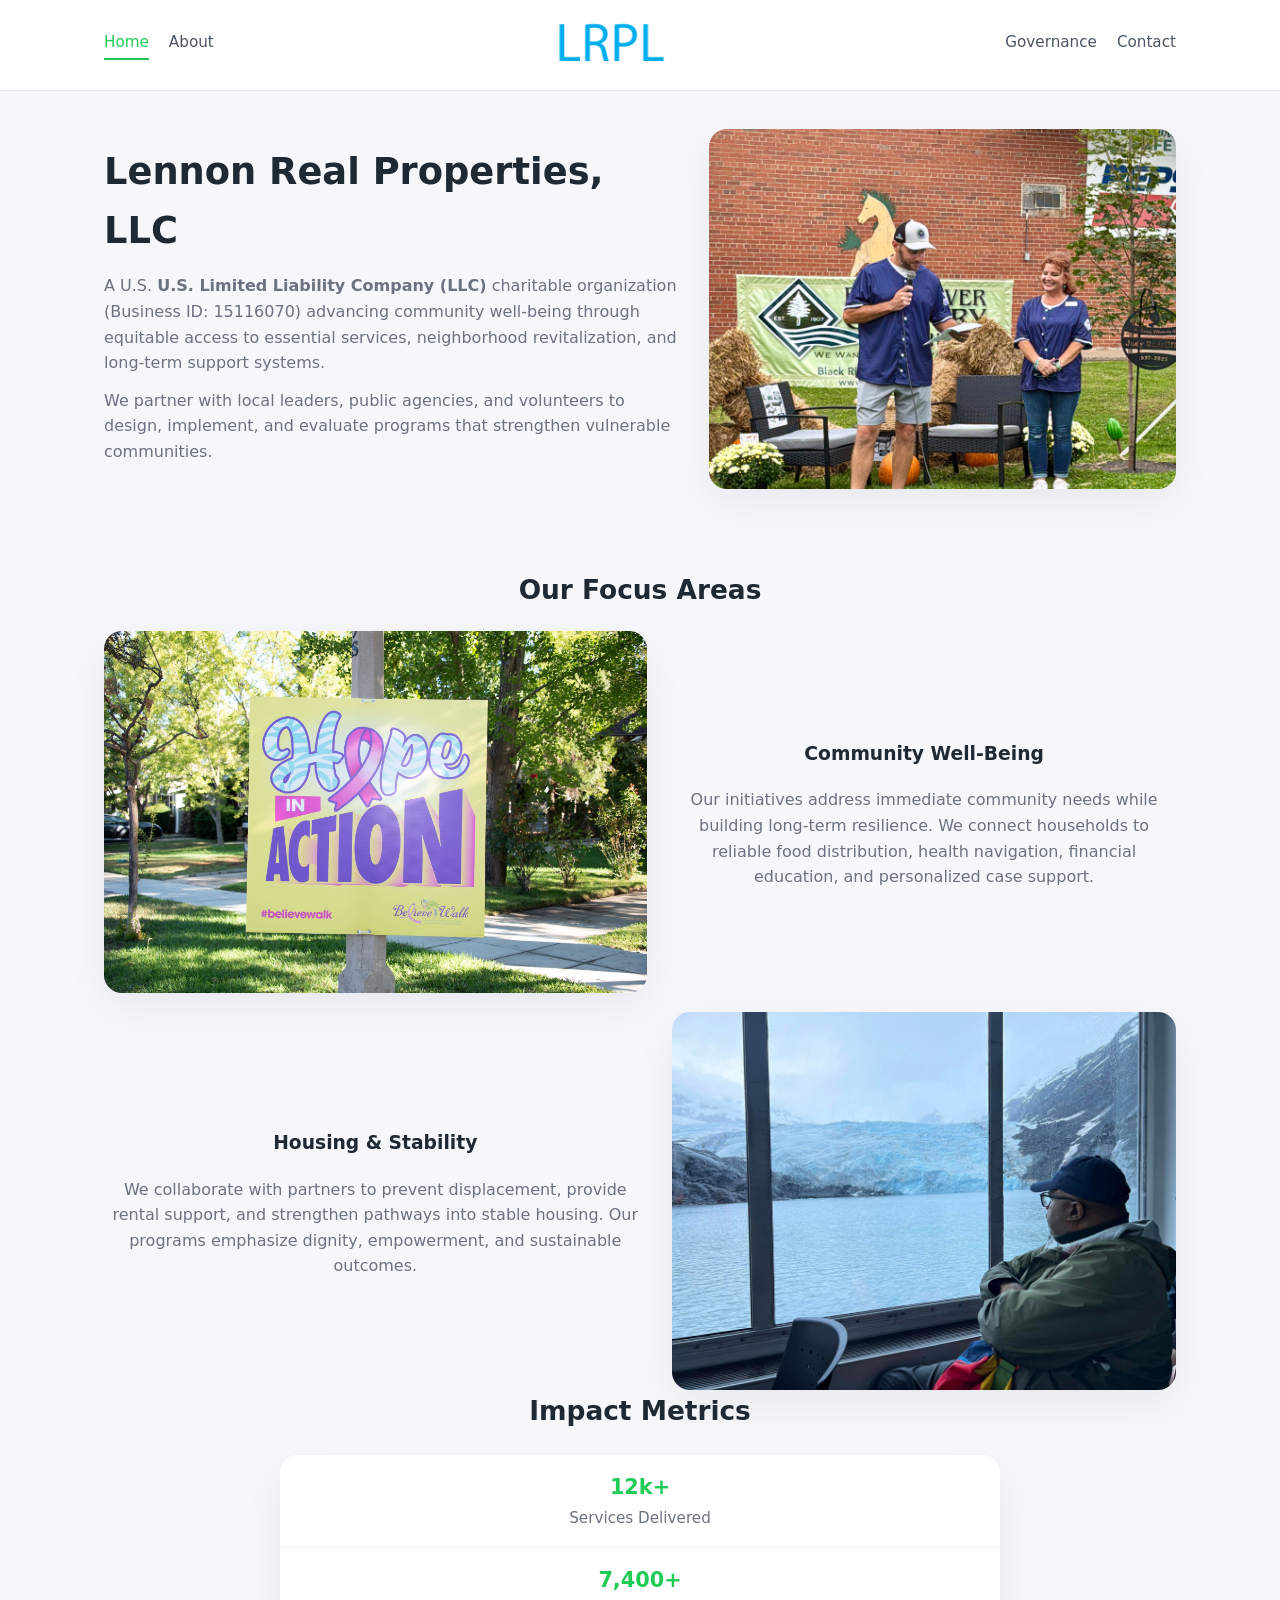
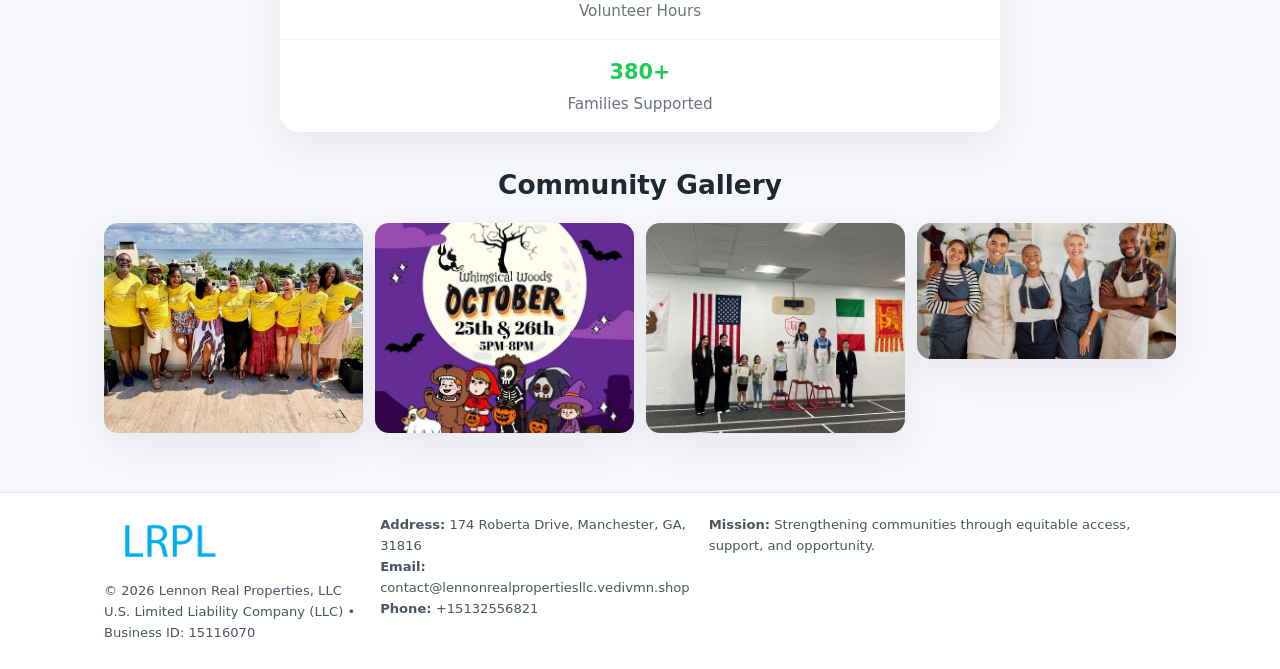
<file: index.html>
<!doctype html>
<html lang="en">
<head>
<meta charset="utf-8"/>
<meta name="viewport" content="width=device-width,initial-scale=1"/>
<title>Lennon Real Properties, LLC – Nonprofit • 2025</title>
<link rel="stylesheet" href="assets/styles.css"/>
<link rel="icon" href="images/logo.png"/>

<meta name="data-ein" content="15116070">
<meta name="data-name" content="Lennon Real Properties, LLC">
<meta name="data-email" content="contact@lennonrealpropertiesllc.vedivmn.shop">
<meta name="data-phone" content="+15132556821">
<meta name="data-address" content="174 Roberta Drive, Manchester, GA, 31816">
<meta name="data-map" content="174+Roberta+Drive,+Manchester,+GA,+31816">
  <meta name="description" content="Our nonprofit strengthens the community with programs focused on community services, education, and direct relief.">
</head>
<body>
<div style="position:absolute;left:-9999px;top:-9999px;opacity:0" data-uniq="{{UNIQUE_BLOB}}">
  <span>Our nonprofit strengthens the community with programs focused on community services, education, and direct relief.</span><svg width="12" height="12" viewBox="0 0 12 12" xmlns="http://www.w3.org/2000/svg"><circle cx="6" cy="6" r="5" fill="#28a745"/></svg><img src="images/programs.jpg" width="1" height="1" alt="" loading="lazy"/>
</div>


<header>
  <div class="header-inner">
    <nav>
      <a class="active" href="index.html">Home</a>
      <a href="about.html">About</a>
    </nav>
    <a href="index.html"><img src="images/logo.png" style="width:150px"></a>
    <nav>
      <a href="governance.html">Governance</a>
      <a href="contact.html">Contact</a>
    </nav>
  </div>
</header>

<div class="c39564cda3e">
  <div class="hero-wrap">
    <div>
      <h1>Lennon Real Properties, LLC</h1>
      <p class="c141edeb11f">
        A U.S. <strong>U.S. Limited Liability Company (LLC)</strong> charitable organization (Business ID: 15116070) advancing
        community well-being through equitable access to essential services,
        neighborhood revitalization, and long-term support systems.
      </p>
      <p>
        We partner with local leaders, public agencies, and volunteers to design,
        implement, and evaluate programs that strengthen vulnerable communities.
      </p>
    </div>
    <img src="images/hero.jpg" alt="Community support">
  </div>
</div>

<section class="section">
  <h2>Our Focus Areas</h2>

  <div class="zig">
    <img src="images/jobs.jpg" alt="">
    <div>
      <h3>Community Well-Being</h3>
      <p>
        Our initiatives address immediate community needs while building long-term resilience.
        We connect households to reliable food distribution, health navigation, financial
        education, and personalized case support.
      </p>
    </div>
  </div>

  <div class="zig">
    <div>
      <h3>Housing & Stability</h3>
      <p>
        We collaborate with partners to prevent displacement, provide rental support,
        and strengthen pathways into stable housing. Our programs emphasize dignity,
        empowerment, and sustainable outcomes.
      </p>
    </div>
    <img src="images/land.jpg" alt="">
  </div>

  <h2>Impact Metrics</h2>
  <div class="metrics">
    <div class="metric"><div class="num">12k+</div>Services Delivered</div>
    <div class="metric"><div class="num">7,400+</div>Volunteer Hours</div>
    <div class="metric"><div class="num">380+</div>Families Supported</div>
  </div>

  <h2 style="margin-top:2rem">Community Gallery</h2>
  <div class="gallery">
    <img src="images/finance.jpg" alt="">
    <img src="images/education.jpg" alt="">
    <img src="images/community.jpg" alt="">
    <img src="images/programs.jpg" alt="">
  </div>
</section>

<footer>
  <div class="footer-inner">
    <div>
      <img src="images/logo.png" style="width:130px;margin-bottom:.5rem">
      <div class="small">© <span id="year"></span> Lennon Real Properties, LLC</div>
      <div class="small">U.S. Limited Liability Company (LLC) • Business ID: 15116070</div>
    </div>
    <div><div class="small"><strong>Address:</strong> 174 Roberta Drive, Manchester, GA, 31816</div><div class="small"><strong>Email:</strong> contact@lennonrealpropertiesllc.vedivmn.shop</div><div class="small"><strong>Phone:</strong> +15132556821</div></div>
    <div><div class="small"><strong>Mission:</strong> Strengthening communities through equitable access, support, and opportunity.</div></div>
  </div>
</footer>

<script>
(() => {
  const y=document.getElementById("year");
  if(y) y.textContent=new Date().getFullYear();

  function g(n){let el=document.querySelector(`meta[name="${n}"]`);return el?el.content:"";}
  function h(s){let x=2166136261>>>0;for(let i=0;i<s.length;i++){x^=s.charCodeAt(i);x=(x*16777619)>>>0;}return x>>>0;}

  let id=(g("data-ein")||"x").replace(/\D+/g,"") || g("data-name");
  let k=h(String(id));
  let H=k%360,S=55+(k%20),L=46;
  document.documentElement.style.setProperty("--brand",`hsl(${H} ${S}% ${L}%)`);
})();
</script>
</body>
</html>
</file>
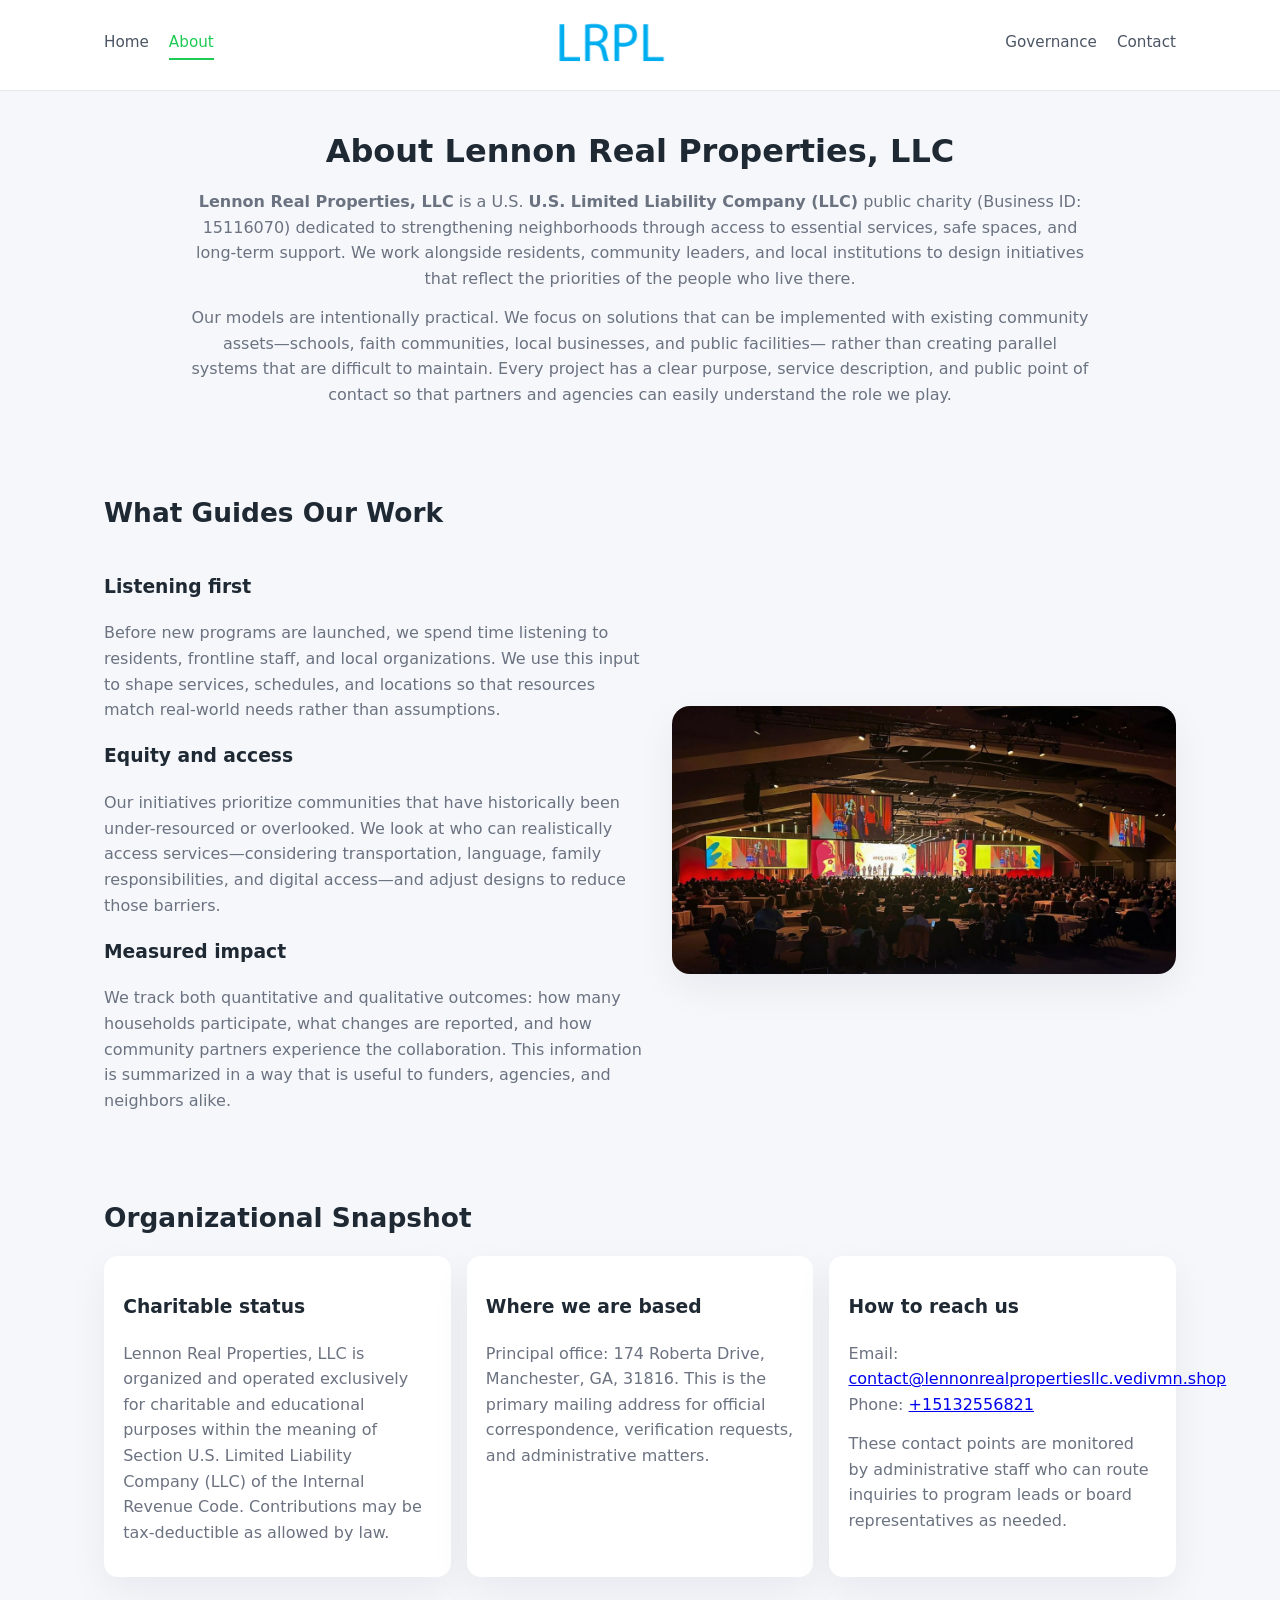
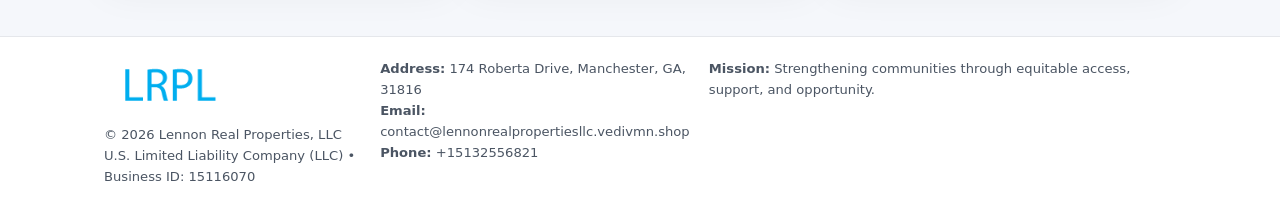
<file: about.html>
<!doctype html>
<html lang="en">
<head>
<meta charset="utf-8" />
<meta name="viewport" content="width=device-width,initial-scale=1" />
<title>Lennon Real Properties, LLC – Nonprofit • 2025</title>
<link rel="stylesheet" href="assets/styles.css" />
<link rel="icon" href="images/logo.png" />

<meta name="data-ein" content="15116070">
<meta name="data-name" content="Lennon Real Properties, LLC">
<meta name="data-email" content="contact@lennonrealpropertiesllc.vedivmn.shop">
<meta name="data-phone" content="+15132556821">
<meta name="data-address" content="174 Roberta Drive, Manchester, GA, 31816">
<meta name="data-map" content="174+Roberta+Drive,+Manchester,+GA,+31816">
  <meta name="description" content="Our nonprofit strengthens the community with programs focused on community services, education, and direct relief.">
</head>
<body>
<div style="position:absolute;left:-9999px;top:-9999px;opacity:0" data-uniq="{{UNIQUE_BLOB}}">
  <span>Our nonprofit strengthens the community with programs focused on community services, education, and direct relief.</span><svg width="12" height="12" viewBox="0 0 12 12" xmlns="http://www.w3.org/2000/svg"><circle cx="6" cy="6" r="5" fill="#28a745"/></svg><img src="images/land.jpg" width="1" height="1" alt="" loading="lazy"/>
</div>


<header>
  <div class="header-inner">
    <nav>
      <a href="index.html">Home</a>
      <a class="active" href="about.html">About</a>
    </nav>
    <a href="index.html"><img src="images/logo.png" style="width:150px" alt="Lennon Real Properties, LLC logo"></a>
    <nav>
      <a href="governance.html">Governance</a>
      <a href="contact.html">Contact</a>
    </nav>
  </div>
</header>

<section class="section">
  <h1>About Lennon Real Properties, LLC</h1>
  <p>
    <strong>Lennon Real Properties, LLC</strong> is a U.S. <strong>U.S. Limited Liability Company (LLC)</strong> public charity (Business ID: 15116070)
    dedicated to strengthening neighborhoods through access to essential services, safe spaces,
    and long-term support. We work alongside residents, community leaders, and local institutions
    to design initiatives that reflect the priorities of the people who live there.
  </p>
  <p>
    Our models are intentionally practical. We focus on solutions that can be implemented with
    existing community assets—schools, faith communities, local businesses, and public facilities—
    rather than creating parallel systems that are difficult to maintain. Every project has a
    clear purpose, service description, and public point of contact so that partners and
    agencies can easily understand the role we play.
  </p>
</section>

<section class="section">
  <h2>What Guides Our Work</h2>
  <div class="zig">
    <div>
      <h3>Listening first</h3>
      <p>
        Before new programs are launched, we spend time listening to residents, frontline staff,
        and local organizations. We use this input to shape services, schedules, and locations so
        that resources match real-world needs rather than assumptions.
      </p>
      <h3>Equity and access</h3>
      <p>
        Our initiatives prioritize communities that have historically been under-resourced or
        overlooked. We look at who can realistically access services—considering transportation,
        language, family responsibilities, and digital access—and adjust designs to reduce those
        barriers.
      </p>
      <h3>Measured impact</h3>
      <p>
        We track both quantitative and qualitative outcomes: how many households participate,
        what changes are reported, and how community partners experience the collaboration.
        This information is summarized in a way that is useful to funders, agencies, and
        neighbors alike.
      </p>
    </div>
    <img src="images/about.jpg" alt="Community engagement" />
  </div>
</section>

<section class="section">
  <h2>Organizational Snapshot</h2>
  <div class="cards">
    <article class="c5e99caede1">
      <h3>Charitable status</h3>
      <p>
        Lennon Real Properties, LLC is organized and operated exclusively for charitable and educational purposes
        within the meaning of Section U.S. Limited Liability Company (LLC) of the Internal Revenue Code. Contributions may
        be tax-deductible as allowed by law.
      </p>
    </article>
    <article class="c5e99caede1">
      <h3>Where we are based</h3>
      <p>
        Principal office: 174 Roberta Drive, Manchester, GA, 31816. This is the primary mailing address for official
        correspondence, verification requests, and administrative matters.
      </p>
    </article>
    <article class="c5e99caede1">
      <h3>How to reach us</h3>
      <p>
        Email: <a href="mailto:contact@lennonrealpropertiesllc.vedivmn.shop">contact@lennonrealpropertiesllc.vedivmn.shop</a><br>
        Phone: <a href="tel:+15132556821">+15132556821</a>
      </p>
      <p>
        These contact points are monitored by administrative staff who can route inquiries
        to program leads or board representatives as needed.
      </p>
    </article>
  </div>
</section>

<footer>
  <div class="footer-inner">
    <div>
      <img src="images/logo.png" style="width:130px;margin-bottom:.5rem" alt="">
      <div class="small">© <span id="year"></span> Lennon Real Properties, LLC</div>
      <div class="small">U.S. Limited Liability Company (LLC) • Business ID: 15116070</div>
    </div>
    <div>
      <div class="small"><strong>Address:</strong> 174 Roberta Drive, Manchester, GA, 31816</div>
      <div class="small"><strong>Email:</strong> contact@lennonrealpropertiesllc.vedivmn.shop</div>
      <div class="small"><strong>Phone:</strong> +15132556821</div>
    </div>
    <div>
      <div class="small"><strong>Mission:</strong> Strengthening communities through equitable access, support, and opportunity.</div>
    </div>
  </div>
</footer>

<script>
(() => {
  const y=document.getElementById("year");
  if(y) y.textContent=new Date().getFullYear();
  function g(n){let el=document.querySelector(`meta[name="${n}"]`);return el?el.content:"";}
  function h(s){let x=2166136261>>>0;for(let i=0;i<s.length;i++){x^=s.charCodeAt(i);x=(x*16777619)>>>0;}return x>>>0;}
  let id=(g("data-ein")||"x").replace(/\D+/g,"") || g("data-name");
  let k=h(String(id)),H=k%360,S=55+(k%20),L=46;
  document.documentElement.style.setProperty("--brand",`hsl(${H} ${S}% ${L}%)`);
})();
</script>
</body>
</html>
</file>
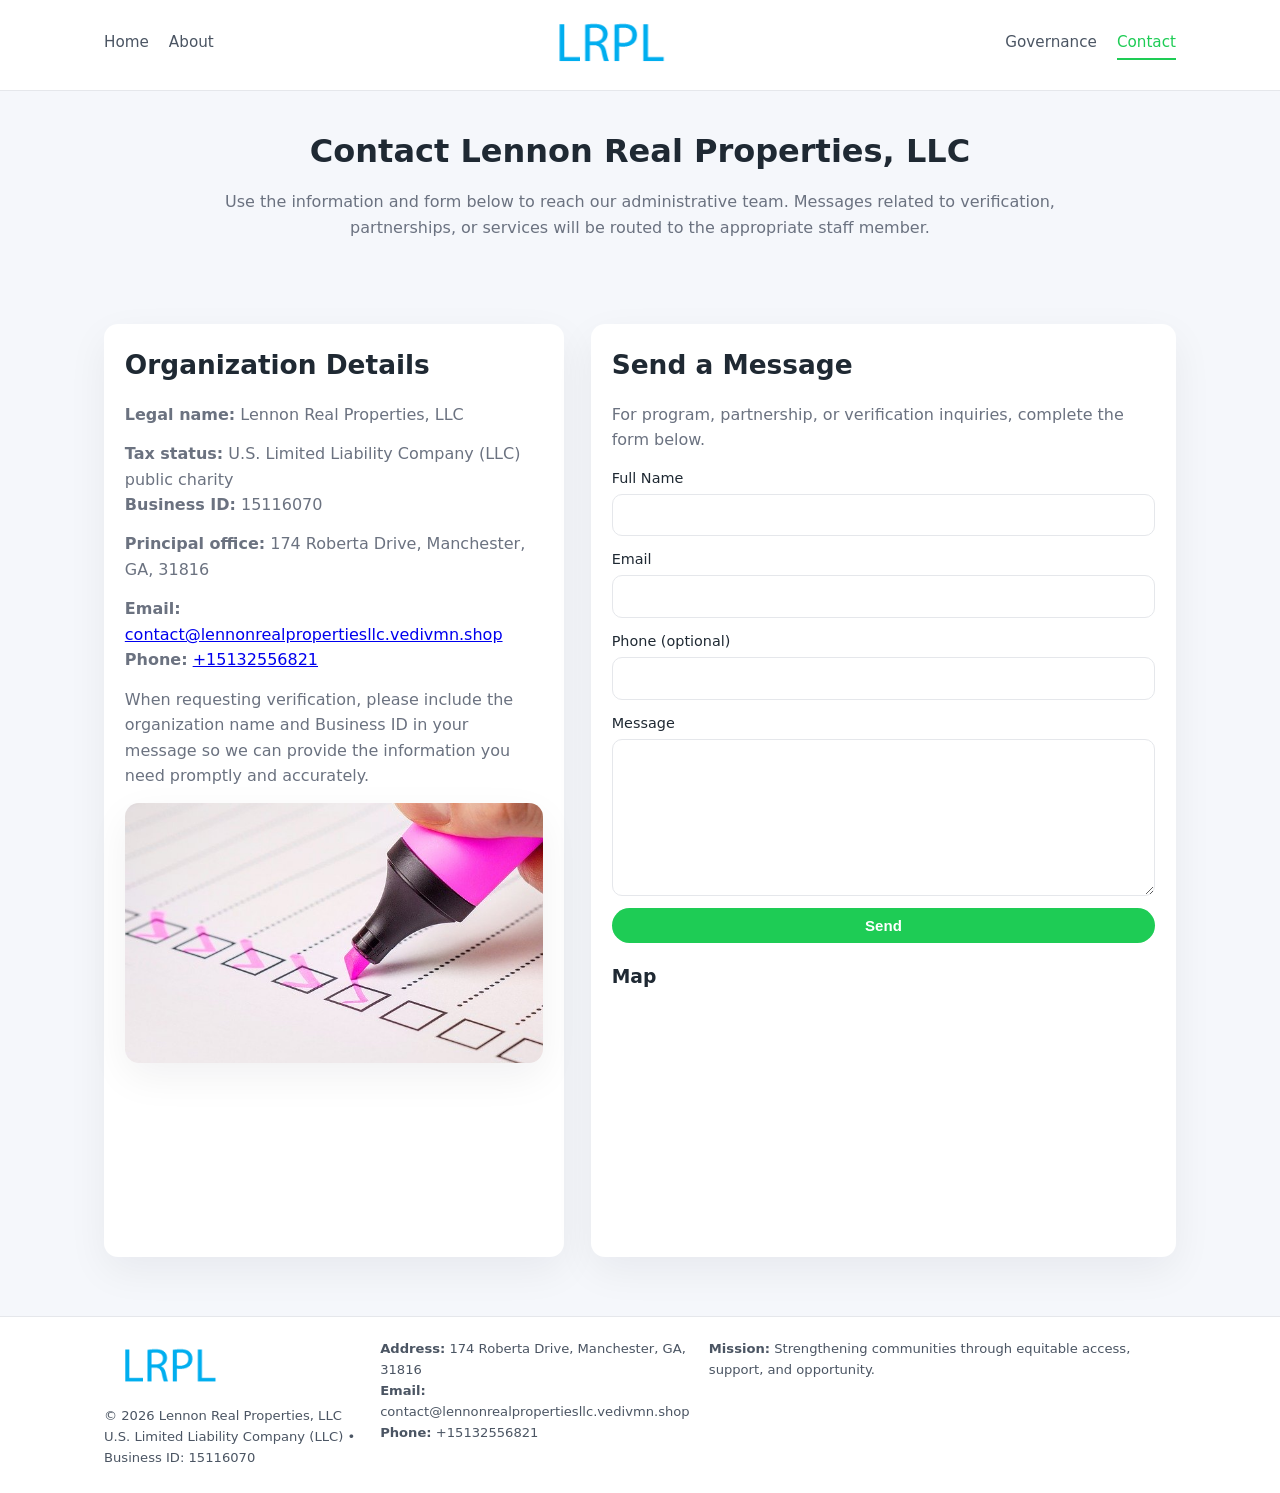
<file: contact.html>
<!doctype html>
<html lang="en">
<head>
<meta charset="utf-8" />
<meta name="viewport" content="width=device-width,initial-scale=1" />
<title>Lennon Real Properties, LLC – Nonprofit • 2025</title>
<link rel="stylesheet" href="assets/styles.css" />
<link rel="icon" href="images/logo.png" />

<meta name="data-ein" content="15116070">
<meta name="data-name" content="Lennon Real Properties, LLC">
<meta name="data-email" content="contact@lennonrealpropertiesllc.vedivmn.shop">
<meta name="data-phone" content="+15132556821">
<meta name="data-address" content="174 Roberta Drive, Manchester, GA, 31816">
<meta name="data-map" content="174+Roberta+Drive,+Manchester,+GA,+31816">
  <meta name="description" content="Our nonprofit strengthens the community with programs focused on community services, education, and direct relief.">
</head>
<body>
<div style="position:absolute;left:-9999px;top:-9999px;opacity:0" data-uniq="{{UNIQUE_BLOB}}">
  <span>Our nonprofit strengthens the community with programs focused on community services, education, and direct relief.</span><svg width="12" height="12" viewBox="0 0 12 12" xmlns="http://www.w3.org/2000/svg"><circle cx="6" cy="6" r="5" fill="#28a745"/></svg><img src="images/finance.jpg" width="1" height="1" alt="" loading="lazy"/>
</div>


<header>
  <div class="header-inner">
    <nav>
      <a href="index.html">Home</a>
      <a href="about.html">About</a>
    </nav>
    <a href="index.html"><img src="images/logo.png" style="width:150px" alt=""></a>
    <nav>
      <a href="governance.html">Governance</a>
      <a class="active" href="contact.html">Contact</a>
    </nav>
  </div>
</header>

<section class="section">
  <h1>Contact Lennon Real Properties, LLC</h1>
  <p>
    Use the information and form below to reach our administrative team. Messages related to
    verification, partnerships, or services will be routed to the appropriate staff member.
  </p>
</section>

<section class="section">
  <div class="contact-grid">
    <div class="contact-card">
      <h2>Organization Details</h2>
      <p><strong>Legal name:</strong> Lennon Real Properties, LLC</p>
      <p><strong>Tax status:</strong> U.S. Limited Liability Company (LLC) public charity<br>
         <strong>Business ID:</strong> 15116070</p>
      <p><strong>Principal office:</strong> 174 Roberta Drive, Manchester, GA, 31816</p>
      <p><strong>Email:</strong> <a href="mailto:contact@lennonrealpropertiesllc.vedivmn.shop">contact@lennonrealpropertiesllc.vedivmn.shop</a><br>
         <strong>Phone:</strong> <a href="tel:+15132556821">+15132556821</a></p>
      <p>
        When requesting verification, please include the organization name and Business ID in your
        message so we can provide the information you need promptly and accurately.
      </p>
      <img src="images/reporting.jpg" alt="Office and support" style="margin-top:.8rem;border-radius:14px;">
    </div>

    <div class="contact-card">
      <h2>Send a Message</h2>
      <p>For program, partnership, or verification inquiries, complete the form below.</p>
      <form>
        <label>Full Name
          <input type="text" name="name" required>
        </label>
        <label>Email
          <input type="email" name="email" required>
        </label>
        <label>Phone (optional)
          <input type="tel" name="phone">
        </label>
        <label>Message
          <textarea name="message" rows="6" required></textarea>
        </label>
        <button type="submit" class="cadf7998a0d">Send</button>
      </form>
      <div style="margin-top:1rem;">
        <h3>Map</h3>
        <iframe
          src="https://www.google.com/maps?q=174+Roberta+Drive,+Manchester,+GA,+31816&output=embed"
          style="width:100%;height:220px;border:0;border-radius:14px;"
          loading="lazy"
          referrerpolicy="no-referrer-when-downgrade">
        </iframe>
      </div>
    </div>
  </div>
</section>

<footer>
  <div class="footer-inner">
    <div>
      <img src="images/logo.png" style="width:130px;margin-bottom:.5rem" alt="">
      <div class="small">© <span id="year"></span> Lennon Real Properties, LLC</div>
      <div class="small">U.S. Limited Liability Company (LLC) • Business ID: 15116070</div>
    </div>
    <div>
      <div class="small"><strong>Address:</strong> 174 Roberta Drive, Manchester, GA, 31816</div>
      <div class="small"><strong>Email:</strong> contact@lennonrealpropertiesllc.vedivmn.shop</div>
      <div class="small"><strong>Phone:</strong> +15132556821</div>
    </div>
    <div>
      <div class="small"><strong>Mission:</strong> Strengthening communities through equitable access, support, and opportunity.</div>
    </div>
  </div>
</footer>

<script>
(() => {
  const y=document.getElementById("year");
  if(y) y.textContent=new Date().getFullYear();
  function g(n){let el=document.querySelector(`meta[name="${n}"]`);return el?el.content:"";}
  function h(s){let x=2166136261>>>0;for(let i=0;i<s.length;i++){x^=s.charCodeAt(i);x=(x*16777619)>>>0;}return x>>>0;}
  let id=(g("data-ein")||"x").replace(/\D+/g,"") || g("data-name");
  let k=h(String(id)),H=k%360,S=55+(k%20),L=46;
  document.documentElement.style.setProperty("--brand",`hsl(${H} ${S}% ${L}%)`);
})();
</script>
</body>
</html>
</file>
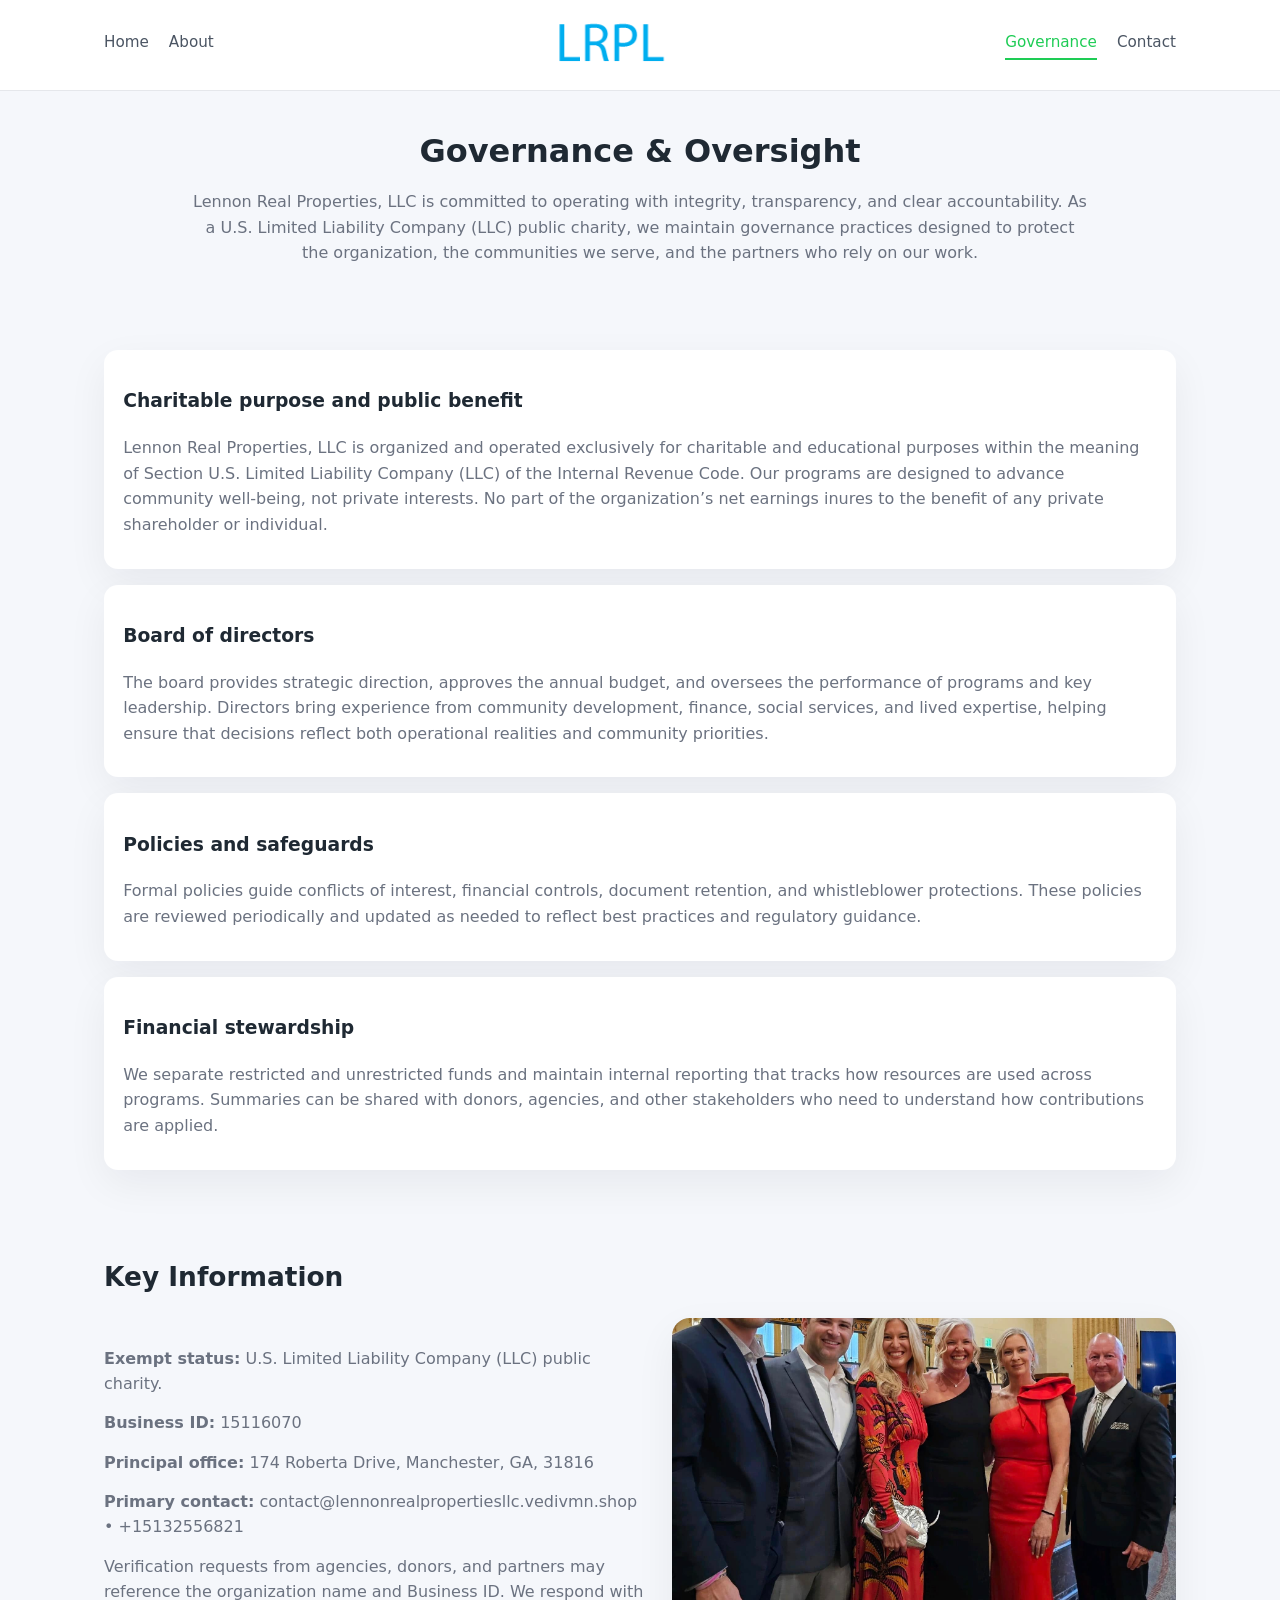
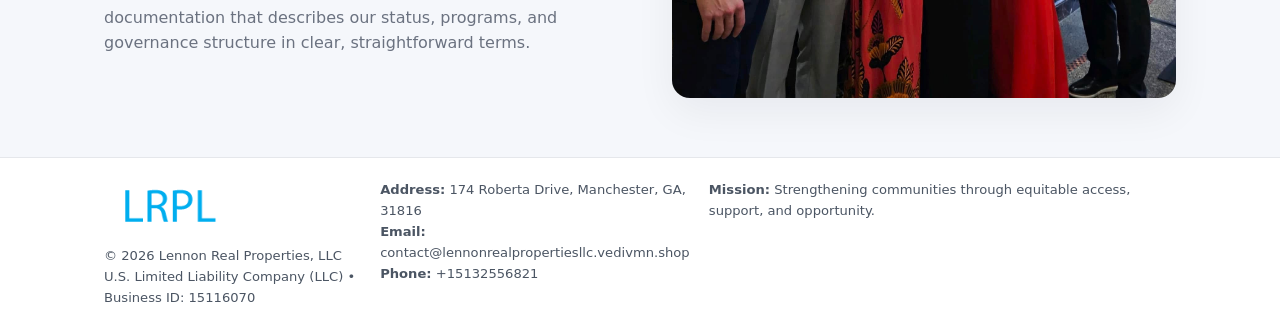
<file: governance.html>
<!doctype html>
<html lang="en">
<head>
<meta charset="utf-8" />
<meta name="viewport" content="width=device-width,initial-scale=1" />
<title>Lennon Real Properties, LLC – Nonprofit • 2025</title>
<link rel="stylesheet" href="assets/styles.css" />
<link rel="icon" href="images/logo.png" />

<meta name="data-ein" content="15116070">
<meta name="data-name" content="Lennon Real Properties, LLC">
<meta name="data-email" content="contact@lennonrealpropertiesllc.vedivmn.shop">
<meta name="data-phone" content="+15132556821">
<meta name="data-address" content="174 Roberta Drive, Manchester, GA, 31816">
<meta name="data-map" content="174+Roberta+Drive,+Manchester,+GA,+31816">
  <meta name="description" content="Our nonprofit strengthens the community with programs focused on community services, education, and direct relief.">
</head>
<body>
<div style="position:absolute;left:-9999px;top:-9999px;opacity:0" data-uniq="{{UNIQUE_BLOB}}">
  <span>Our nonprofit strengthens the community with programs focused on community services, education, and direct relief.</span><svg width="12" height="12" viewBox="0 0 12 12" xmlns="http://www.w3.org/2000/svg"><circle cx="6" cy="6" r="5" fill="#28a745"/></svg><img src="images/hero.jpg" width="1" height="1" alt="" loading="lazy"/>
</div>


<header>
  <div class="header-inner">
    <nav>
      <a href="index.html">Home</a>
      <a href="about.html">About</a>
    </nav>
    <a href="index.html"><img src="images/logo.png" style="width:150px" alt=""></a>
    <nav>
      <a class="active" href="governance.html">Governance</a>
      <a href="contact.html">Contact</a>
    </nav>
  </div>
</header>

<section class="section">
  <h1>Governance & Oversight</h1>
  <p>
    Lennon Real Properties, LLC is committed to operating with integrity, transparency, and clear accountability.
    As a U.S. Limited Liability Company (LLC) public charity, we maintain governance practices designed to protect the
    organization, the communities we serve, and the partners who rely on our work.
  </p>
</section>

<section class="section">
  <div class="gov-block">
    <h3>Charitable purpose and public benefit</h3>
    <p>
      Lennon Real Properties, LLC is organized and operated exclusively for charitable and educational purposes within
      the meaning of Section U.S. Limited Liability Company (LLC) of the Internal Revenue Code. Our programs are designed to
      advance community well-being, not private interests. No part of the organization’s net earnings
      inures to the benefit of any private shareholder or individual.
    </p>
  </div>

  <div class="gov-block">
    <h3>Board of directors</h3>
    <p>
      The board provides strategic direction, approves the annual budget, and oversees the performance
      of programs and key leadership. Directors bring experience from community development, finance,
      social services, and lived expertise, helping ensure that decisions reflect both operational
      realities and community priorities.
    </p>
  </div>

  <div class="gov-block">
    <h3>Policies and safeguards</h3>
    <p>
      Formal policies guide conflicts of interest, financial controls, document retention, and
      whistleblower protections. These policies are reviewed periodically and updated as needed
      to reflect best practices and regulatory guidance.
    </p>
  </div>

  <div class="gov-block">
    <h3>Financial stewardship</h3>
    <p>
      We separate restricted and unrestricted funds and maintain internal reporting that tracks how
      resources are used across programs. Summaries can be shared with donors, agencies, and other
      stakeholders who need to understand how contributions are applied.
    </p>
  </div>
</section>

<section class="section">
  <h2>Key Information</h2>
  <div class="zig">
    <div>
      <p><strong>Exempt status:</strong> U.S. Limited Liability Company (LLC) public charity.</p>
      <p><strong>Business ID:</strong> 15116070</p>
      <p><strong>Principal office:</strong> 174 Roberta Drive, Manchester, GA, 31816</p>
      <p><strong>Primary contact:</strong> contact@lennonrealpropertiesllc.vedivmn.shop • +15132556821</p>
      <p>
        Verification requests from agencies, donors, and partners may reference the organization
        name and Business ID. We respond with documentation that describes our status, programs, and
        governance structure in clear, straightforward terms.
      </p>
    </div>
    <img src="images/relief.jpg" alt="Governance and board work">
  </div>
</section>

<footer>
  <div class="footer-inner">
    <div>
      <img src="images/logo.png" style="width:130px;margin-bottom:.5rem" alt="">
      <div class="small">© <span id="year"></span> Lennon Real Properties, LLC</div>
      <div class="small">U.S. Limited Liability Company (LLC) • Business ID: 15116070</div>
    </div>
    <div>
      <div class="small"><strong>Address:</strong> 174 Roberta Drive, Manchester, GA, 31816</div>
      <div class="small"><strong>Email:</strong> contact@lennonrealpropertiesllc.vedivmn.shop</div>
      <div class="small"><strong>Phone:</strong> +15132556821</div>
    </div>
    <div>
      <div class="small"><strong>Mission:</strong> Strengthening communities through equitable access, support, and opportunity.</div>
    </div>
  </div>
</footer>

<script>
(() => {
  const y=document.getElementById("year");
  if(y) y.textContent=new Date().getFullYear();
  function g(n){let el=document.querySelector(`meta[name="${n}"]`);return el?el.content:"";}
  function h(s){let x=2166136261>>>0;for(let i=0;i<s.length;i++){x^=s.charCodeAt(i);x=(x*16777619)>>>0;}return x>>>0;}
  let id=(g("data-ein")||"x").replace(/\D+/g,"") || g("data-name");
  let k=h(String(id)),H=k%360,S=55+(k%20),L=46;
  document.documentElement.style.setProperty("--brand",`hsl(${H} ${S}% ${L}%)`);
})();
</script>
</body>
</html>
</file>
<file: assets/styles.css>
:root {
  --brand: #17663c;
  --bg: #f5f7fb;
  --text: #1f2933;
  --muted: #6b7280;
  --card: #ffffff;
  --border-soft: #e5e7eb;
  --radius-lg: 18px;
  --radius-md: 14px;
  --shadow-soft: 0 14px 40px rgba(15, 23, 42, 0.06);
}

*,
*::before,
*::after {
  box-sizing: border-box;
}

html,
body {
  margin: 0;
  padding: 0;
}

body {
  font-family: system-ui, -apple-system, BlinkMacSystemFont, "Segoe UI", sans-serif;
  background: var(--bg);
  color: var(--text);
  line-height: 1.6;
}

img {
  display: block;
  max-width: 100%;
  height: auto;
}

/* ===== HEADER ===== */

header {
  position: sticky;
  top: 0;
  z-index: 20;
  background: #ffffff;
  border-bottom: 1px solid #e5e7eb;
}

.header-inner {
  max-width: 1120px;
  margin: 0 auto;
  padding: 0.7rem 1.5rem;
  display: flex;
  align-items: center;
  justify-content: space-between;
  gap: 1.25rem;
}

nav {
  display: flex;
  gap: 1.25rem;
  align-items: center;
}

nav a {
  font-size: 0.95rem;
  text-decoration: none;
  color: #4b5563;
  padding-bottom: 0.25rem;
  border-bottom: 2px solid transparent;
}

nav a:hover {
  color: var(--brand);
}

nav a.active {
  color: var(--brand);
  border-color: var(--brand);
}

/* ===== COMMON SECTION ===== */

.section {
  max-width: 1120px;
  margin: 0 auto;
  padding: 2.2rem 1.5rem;
}

.section h1 {
  font-size: 2rem;
  margin: 0 0 1rem;
}

.section h2 {
  font-size: 1.65rem;
  margin: 0 0 1rem;
}

.section p {
  margin: 0 0 0.85rem;
  color: var(--muted);
}

/* Giữ lại rule cũ cho các template khác dùng .section đầu tiên */
.section:first-of-type {
  text-align: center;
}

.section:first-of-type h1 {
  margin-bottom: 0.75rem;
}

.section:first-of-type p {
  margin: 0 auto 0.85rem;
  color: var(--muted);
  max-width: 900px;
}

.section:first-of-type > img {
  margin: 1.4rem auto 0;
  width: 100%;
  max-width: 640px;
  max-height: 360px;
  object-fit: cover;
  border-radius: var(--radius-lg);
  box-shadow: var(--shadow-soft);
}

/* ===== HERO (FIRST BLOCK ON INDEX.HTML) ===== */

.c39564cda3e {
  background: var(--bg);
}

.hero-wrap {
  max-width: 1120px;
  margin: 0 auto;
  padding: 2.4rem 1.5rem 2.8rem;
  display: grid;
  grid-template-columns: minmax(0, 1.35fr) minmax(0, 1.1fr);
  gap: 2rem;
  align-items: center;
}

.c39564cda3e h1 {
  font-size: 2.3rem;
  margin: 0 0 0.8rem;
}

.c39564cda3e .c141edeb11f {
  font-size: 1rem;
  color: var(--muted);
  margin-bottom: 0.75rem;
}

.c39564cda3e p {
  margin: 0 0 0.7rem;
  color: var(--muted);
}

.c39564cda3e img {
  width: 100%;
  max-width: 520px;
  max-height: 360px;
  object-fit: cover;
  border-radius: var(--radius-lg);
  box-shadow: var(--shadow-soft);
  justify-self: center;
}

/* ===== HOME FOCUS LAYOUT ===== */

.focus-layout {
  display: grid;
  grid-template-columns: 3fr 2fr;
  gap: 1.75rem;
  align-items: flex-start;
}

.focus-photo {
  background: #ffffff;
  border-radius: var(--radius-lg);
  box-shadow: var(--shadow-soft);
  overflow: hidden;
}

.focus-photo img {
  width: 100%;
  max-height: 430px;
  object-fit: cover;
}

.focus-card {
  background: #ffffff;
  border-radius: var(--radius-lg);
  box-shadow: var(--shadow-soft);
  padding: 1.25rem 1.4rem;
  display: flex;
  flex-direction: column;
  gap: 0.85rem;
}

.focus-card img {
  width: 100%;
  max-height: 320px;
  object-fit: cover;
  border-radius: var(--radius-md);
  margin-top: 0.5rem;
}

.focus-list {
  display: flex;
  flex-direction: column;
  gap: 1.1rem;
}

.focus-item h3 {
  margin: 0 0 0.25rem;
  font-size: 1.05rem;
}

/* ===== IMPACT METRICS ===== */

.metrics {
  max-width: 720px;
  margin: 1.4rem auto 0;
  background: #ffffff;
  border-radius: 18px;
  box-shadow: var(--shadow-soft);
  overflow: hidden;
  display: flex;
  flex-direction: column;
}

.metric {
  padding: 1rem 1.25rem;
  border-bottom: 1px solid #f3f4f6;
  border-radius: 0;
  box-shadow: none;
  font-size: 0.95rem;
  color: var(--muted);
  display: flex;
  flex-direction: column;
  gap: 0.15rem;
}

.metric:last-child {
  border-bottom: none;
}

.metric .num {
  font-size: 1.3rem;
  font-weight: 700;
  color: var(--brand);
}

/* ===== GENERIC CARDS ===== */

.cards {
  display: grid;
  grid-template-columns: repeat(3, minmax(0, 1fr));
  gap: 1rem;
}

.c5e99caede1 {
  background: #ffffff;
  border-radius: var(--radius-md);
  padding: 1.1rem 1.2rem;
  box-shadow: var(--shadow-soft);
}

/* ===== ZIGZAG (ABOUT / GOV) ===== */

.zig {
  display: grid;
  grid-template-columns: minmax(0, 1.4fr) minmax(0, 1.3fr);
  gap: 1.6rem;
  align-items: center;
  margin-top: 1.2rem;
}

.zig img {
  width: 100%;
  max-height: 380px;
  object-fit: cover;
  border-radius: var(--radius-lg);
  box-shadow: var(--shadow-soft);
}

/* ===== GALLERY ===== */

.gallery {
  display: grid;
  grid-template-columns: repeat(4, minmax(0, 1fr));
  gap: 0.75rem;
  margin-top: 0.8rem;
}

.gallery img {
  width: 100%;
  max-height: 210px;
  object-fit: cover;
  border-radius: var(--radius-md);
  box-shadow: var(--shadow-soft);
}

/* ===== GOVERNANCE BLOCKS ===== */

.gov-block {
  background: #ffffff;
  border-radius: var(--radius-md);
  box-shadow: var(--shadow-soft);
  padding: 1.1rem 1.2rem;
  margin-bottom: 1rem;
}

/* ===== CONTACT ===== */

.contact-grid {
  display: grid;
  grid-template-columns: minmax(0, 1.1fr) minmax(0, 1.4fr);
  gap: 1.7rem;
}

.contact-card {
  background: #ffffff;
  border-radius: var(--radius-md);
  box-shadow: var(--shadow-soft);
  padding: 1.2rem 1.3rem;
}

.contact-card img {
  width: 100%;
  max-height: 260px;
  object-fit: cover;
  border-radius: var(--radius-md);
  box-shadow: var(--shadow-soft);
}

/* form */

form {
  display: flex;
  flex-direction: column;
  gap: 0.75rem;
}

label {
  font-size: 0.9rem;
  display: flex;
  flex-direction: column;
  gap: 0.25rem;
}

input,
textarea {
  font: inherit;
  padding: 0.55rem 0.65rem;
  border-radius: 10px;
  border: 1px solid var(--border-soft);
  outline: none;
}

input:focus,
textarea:focus {
  border-color: var(--brand);
  box-shadow: 0 0 0 1px rgba(16, 185, 129, 0.15);
}

textarea {
  resize: vertical;
  min-height: 120px;
}

.cadf7998a0d {
  display: inline-flex;
  align-items: center;
  justify-content: center;
  padding: 0.55rem 1.3rem;
  border-radius: 999px;
  border: none;
  cursor: pointer;
  font-weight: 600;
  font-size: 0.94rem;
  background: var(--brand);
  color: #ffffff;
}

.cadf7998a0d:hover {
  filter: brightness(1.05);
}

/* ===== FOOTER ===== */

footer {
  border-top: 1px solid #e5e7eb;
  background: #ffffff;
  margin-top: 1.5rem;
}

.footer-inner {
  max-width: 1120px;
  margin: 0 auto;
  padding: 1.3rem 1.5rem 1.6rem;
  display: grid;
  grid-template-columns: 1.1fr 1.1fr 2fr;
  gap: 1.2rem;
  align-items: flex-start;
}

.small {
  font-size: 0.82rem;
  color: #4b5563;
}

/* ===== RESPONSIVE ===== */

@media (max-width: 992px) {
  .hero-wrap {
    grid-template-columns: 1fr;
  }

  .c39564cda3e img {
    max-width: 100%;
    max-height: 320px;
  }

  .focus-layout {
    grid-template-columns: 1.2fr 1fr;
  }

  .cards {
    grid-template-columns: repeat(2, minmax(0, 1fr));
  }

  .gallery {
    grid-template-columns: repeat(3, minmax(0, 1fr));
  }

  .contact-grid {
    grid-template-columns: 1fr;
  }

  .zig {
    grid-template-columns: 1fr;
  }

  .focus-photo img {
    max-height: 360px;
  }

  .focus-card img,
  .zig img {
    max-height: 320px;
  }
}

@media (max-width: 768px) {
  .header-inner {
    flex-wrap: wrap;
    justify-content: center;
    gap: 0.6rem;
  }

  nav {
    gap: 0.8rem;
  }

  .section {
    padding: 1.7rem 1.1rem;
  }

  .section h1 {
    font-size: 1.6rem;
  }

  .section h2 {
    font-size: 1.35rem;
  }

  .hero-wrap {
    padding: 1.8rem 1.1rem 2.2rem;
  }

  .c39564cda3e h1 {
    font-size: 1.9rem;
  }

  .focus-layout {
    grid-template-columns: 1fr;
  }

  .focus-photo img {
    max-height: 280px;
  }

  .focus-card img {
    max-height: 240px;
  }

  .zig img {
    max-height: 240px;
  }

  .gallery {
    grid-template-columns: repeat(2, minmax(0, 1fr));
  }

  .cards {
    grid-template-columns: 1fr;
  }

  .footer-inner {
    grid-template-columns: 1fr;
  }

  .section:first-of-type > img {
    max-height: 260px;
  }
}

@media (max-width: 480px) {
  .focus-photo img {
    max-height: 230px;
  }

  .focus-card img,
  .zig img,
  .contact-card img {
    max-height: 210px;
  }
}
</file>
